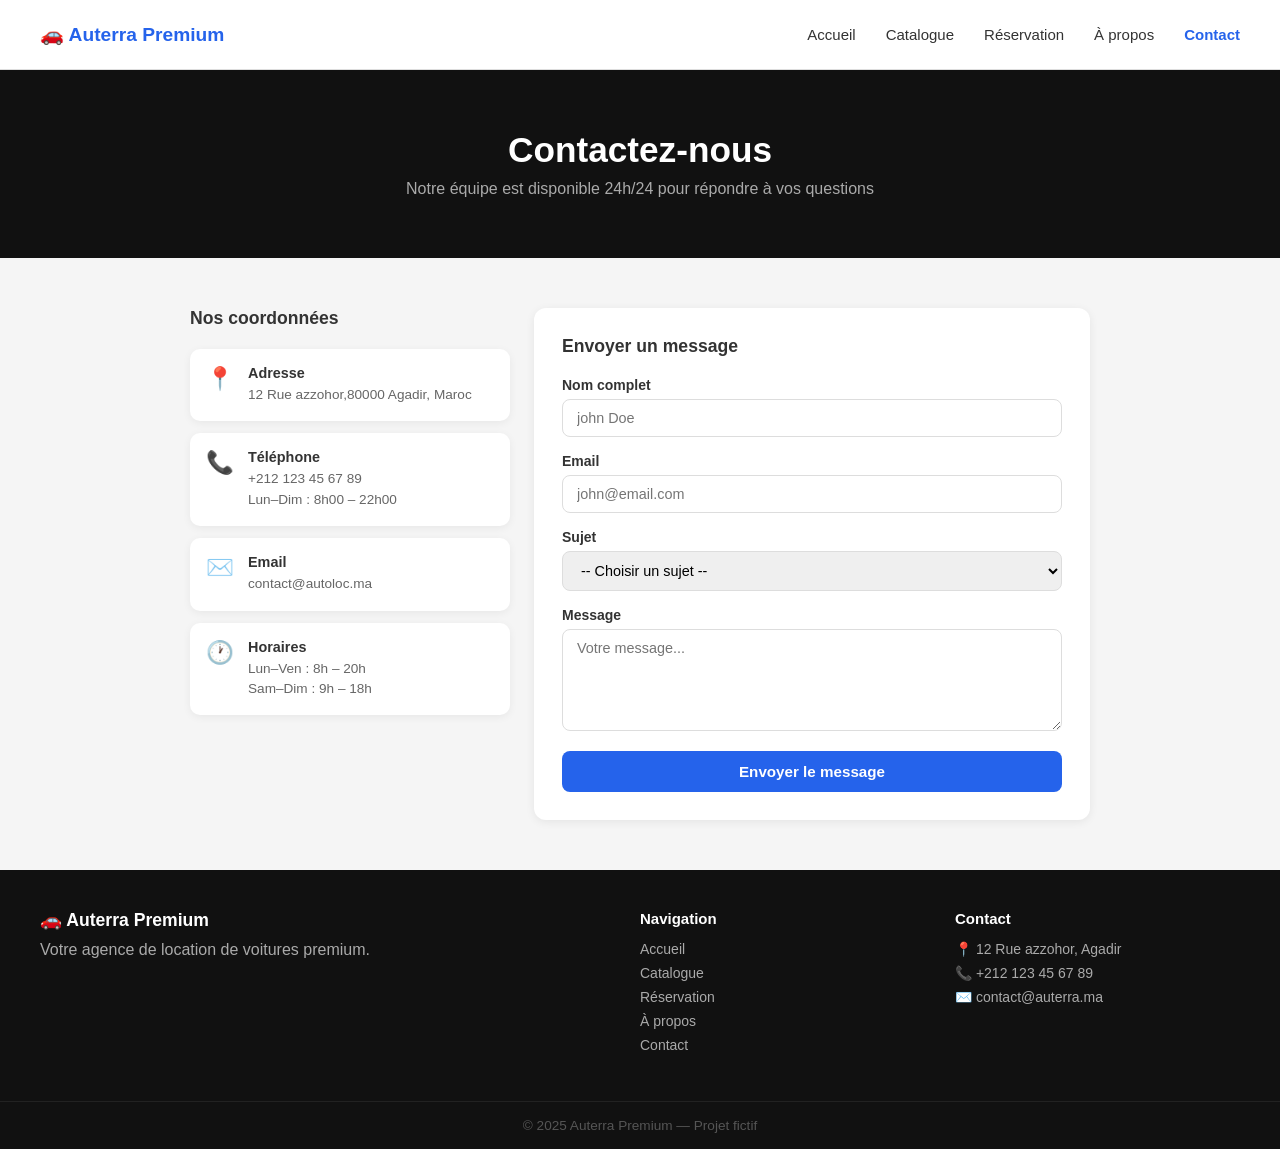
<file: contact.html>
<!DOCTYPE html>
<html lang="fr">
<head>
  <meta charset="UTF-8" />
  <meta name="viewport" content="width=device-width, initial-scale=1.0" />
  <title>AutoLoc Premium — Contact</title>
  <link rel="stylesheet" href="./css/style.css" />
  <link rel="stylesheet" href="./css/contact.css" />

</head>
<body>

  <nav class="navbar">
    <div class="logo">🚗 Auterra Premium</div>
    <ul class="nav-liens">
      <li><a href="index.html">Accueil</a></li>
      <li><a href="catalogue.html">Catalogue</a></li>
      <li><a href="reservation.html">Réservation</a></li>
      <li><a href="apropos.html">À propos</a></li>
      <li><a href="contact.html" class="actif">Contact</a></li>
    </ul>
  </nav>

  <section class="entete">
    <h1>Contactez-nous</h1>
    <p>Notre équipe est disponible 24h/24 pour répondre à vos questions</p>
  </section>

  <section class="contact-section">
    <div class="contact-conteneur">

      <div class="infos-contact">
        <h2>Nos coordonnées</h2>

        <div class="carte-info">
          <div class="emoji">📍</div>
          <div>
            <h4>Adresse</h4>
            <p>12 Rue azzohor,80000 Agadir, Maroc</p>
          </div>
        </div>

        <div class="carte-info">
          <div class="emoji">📞</div>
          <div>
            <h4>Téléphone</h4>
            <p>+212 123 45 67 89<br />Lun–Dim : 8h00 – 22h00</p>
          </div>
        </div>

        <div class="carte-info">
          <div class="emoji">✉️</div>
          <div>
            <h4>Email</h4>
            <p>contact@autoloc.ma</p>
          </div>
        </div>

        <div class="carte-info">
          <div class="emoji">🕐</div>
          <div>
            <h4>Horaires</h4>
            <p>Lun–Ven : 8h – 20h<br />Sam–Dim : 9h – 18h</p>
          </div>
        </div>
      </div>

      <div class="formulaire-contact">
        <h2>Envoyer un message</h2>

        <div id="messageOk" class="message-ok">
          ✅ Message envoyé ! (Projet fictif — aucune donnée n'est enregistrée)
        </div>

        <div class="groupe">
          <label for="nom">Nom complet</label>
          <input type="text" id="nom" placeholder="john Doe" />
        </div>

        <div class="groupe">
          <label for="email">Email</label>
          <input type="email" id="email" placeholder="john@email.com" />
        </div>

        <div class="groupe">
          <label for="sujet">Sujet</label>
          <select id="sujet">
            <option value="">-- Choisir un sujet --</option>
            <option>Question sur un véhicule</option>
            <option>Demande de réservation</option>
            <option>Problème / réclamation</option>
            <option>Autre</option>
          </select>
        </div>

        <div class="groupe">
          <label for="message">Message</label>
          <textarea id="message" rows="5" placeholder="Votre message..."></textarea>
        </div>

        <button class="btn btn-bleu" style="width:100%;" onclick="envoyer()">
          Envoyer le message
        </button>
      </div>

    </div>
  </section>

    <footer>
    <div>
      <div class="logo-footer">🚗 Auterra Premium</div>
      <p>Votre agence de location de voitures premium.</p>
    </div>
    <div>
      <h4>Navigation</h4>
      <a href="index.html">Accueil</a>
      <a href="catalogue.html">Catalogue</a>
      <a href="reservation.html">Réservation</a>
      <a href="apropos.html">À propos</a>
      <a href="contact.html">Contact</a>
    </div>
    <div>
      <h4>Contact</h4>
      <a href="#">📍 12 Rue azzohor, Agadir</a>
      <a href="#">📞 +212 123 45 67 89</a>
      <a href="#">✉️ contact@auterra.ma</a>
    </div>
  </footer>
  <div class="footer-bas">© 2025 Auterra Premium — Projet fictif</div>
<script src="./js/contact.js"></script>

</body>
</html>
</file>
<file: css/style.css>
:root {
  --bleu: #2563eb;
  --noir: #111111;
  --blanc: #ffffff;
  --gris-clair: #f5f5f5;
  --gris: #666666;
  --bordure: #dddddd;
}

* {
  margin: 0;
  padding: 0;
  box-sizing: border-box;
}

body {
  font-family: 'Poppins', sans-serif;
  color: #333;
  background: var(--blanc);
}

a {
  text-decoration: none;
}

img {
  max-width: 100%;
  display: block;
}

.navbar {
  display: flex;
  align-items: center;
  justify-content: space-between;
  padding: 0 40px;
  height: 70px;
  background: var(--blanc);
  border-bottom: 1px solid var(--bordure);
  position: sticky;
  top: 0;
  z-index: 10;
}

.logo {
  font-size: 19.2px;
  font-weight: 700;
  color: var(--bleu);
  font-family: 'Segoe UI', Tahoma, Geneva, Verdana, sans-serif;
}

.nav-liens {
  display: flex;
  gap: 30px;
  list-style: none;
}

.nav-liens a {
  color: #333;
  font-size: 15px;
}

.nav-liens a:hover {
  color: var(--bleu);
}

.nav-liens a.actif {
  color: var(--bleu);
  font-weight: 600;
}

.btn {
  display: inline-block;
  padding: 12px 28px;
  border-radius: 8px;
  font-family: 'Poppins', sans-serif;
  font-size: 15.2px;
  font-weight: 600;
  cursor: pointer;
  border: none;
  background: var(--bleu);
  color: var(--blanc);
}

.btn-bleu:hover {
  background: var(--bleu);
}

.btn-blanc {
  background: var(--blanc);
  color: var(--bleu);
  border: 2px solid var(--blanc);
}

.entete {
  background: var(--noir);
  color: var(--blanc);
  text-align: center;
  padding: 60px 40px;
}

.entete h1 {
  font-size: 35.2px;
  margin-bottom: 10px;
}

.entete p {
  color: #aaa;
  font-size: 16px;
}

.titre-section {
  font-size: 28.8px;
  font-weight: 700;
  text-align: center;
  margin-bottom: 40px;
  color: var(--noir);
}

.grille-voitures {
  display: grid;
  grid-template-columns: repeat(3, 1fr);
  gap: 24px;
}

.carte-voiture {
  border: 1px solid var(--bordure);
  border-radius: 12px;
  overflow: hidden;
  background: var(--blanc);
  box-shadow: 0 2px 10px rgba(0, 0, 0, 0.07);
  transition: transform 0.3s ease, box-shadow 0.3s ease;
}

.carte-voiture img {
  width: 100%;
  height: 190px;
  object-fit: cover;
}

.carte-voiture:hover {
  transform: translateY(-10px);
  box-shadow: 0 12px 20px rgba(0, 0, 0, 0.2);
  cursor: pointer;
}

.carte-voiture .infos {
  padding: 16px;
}

.carte-voiture h3 {
  font-size: 16px;
  font-weight: 700;
  margin-bottom: 6px;
}

.carte-voiture p {
  font-size: 14px;
  color: var(--gris);
  margin-bottom: 12px;
}

.carte-voiture .bas-carte {
  display: flex;
  align-items: center;
  justify-content: space-between;
}

.prix {
  font-size: 17.6px;
  font-weight: 700;
  color: var(--bleu);
}

.badge {
  background: #eff6ff;
  color: var(--bleu);
  font-size: 12.5px;
  font-weight: 600;
  padding: 3px 10px;
  border-radius: 20px;
}

.groupe {
  margin-bottom: 16px;
}

.groupe label {
  display: block;
  font-size: 14px;
  font-weight: 600;
  margin-bottom: 6px;
  color: #333;
}

.groupe input,
.groupe select,
.groupe textarea {
  width: 100%;
  padding: 10px 14px;
  border: 1.5px solid var(--bordure);
  border-radius: 8px;
  font-family: 'Poppins', sans-serif;
  font-size: 14.4px;
  outline: none;
}

.groupe input:focus,
.groupe select:focus,
.groupe textarea:focus {
  border-color: var(--bleu);
}

.message-ok {
  background: #d1fae5;
  color: #065f46;
  padding: 12px 16px;
  border-radius: 8px;
  margin-bottom: 16px;
  display: none;
}

footer {
  background: var(--noir);
  color: #aaa;
  padding: 40px;
  display: grid;
  grid-template-columns: 2fr 1fr 1fr;
  gap: 30px;
}

footer .logo-footer {
  color: var(--blanc);
  font-size: 17.6px;
  font-weight: 700;
  margin-bottom: 10px;
}

footer h4 {
  color: var(--blanc);
  font-size: 15px;
  margin-bottom: 14px;
}

footer a {
  display: block;
  color: #aaa;
  font-size: 14px;
  margin-bottom: 8px;
}

footer a:hover {
  color: var(--bleu);
}

.footer-bas {
  background: var(--noir);
  color: #555;
  text-align: center;
  padding: 16px;
  font-size: 13.6px;
  border-top: 1px solid #222;
}

@media (max-width: 768px) {
  .navbar {
    height: auto;
    padding: 16px 20px;
    flex-direction: column;
    align-items: flex-start;
    gap: 14px;
  }

  .nav-liens {
    flex-wrap: wrap;
    gap: 12px 18px;
  }

  .grille-voitures {
    grid-template-columns: 1fr;
  }

  footer {
    grid-template-columns: 1fr;
    padding: 30px 20px;
  }

  .entete {
    padding: 40px 20px;
  }
}
</file>
<file: css/contact.css>
.contact-section {
  padding: 50px 40px;
  background: #f5f5f5;
}

.contact-conteneur {
  display: grid;
  grid-template-columns: 320px 1fr;
  gap: 24px;
  max-width: 900px;
  margin: 0 auto;
}

.infos-contact h2 {
  font-size: 17.6px; 
  font-weight: 700;
  margin-bottom: 20px;
}

.carte-info {
  display: flex;
  gap: 14px;
  align-items: flex-start;
  background: white;
  border-radius: 10px;
  padding: 16px;
  margin-bottom: 12px;
  box-shadow: 0 2px 8px rgba(0,0,0,0.06);
}

.carte-info .emoji {
  font-size: 22.4px; 
}

.carte-info h4 {
  font-size: 14.4px; 
  font-weight: 700;
  margin-bottom: 4px;
}

.carte-info p {
  font-size: 13.6px; 
  color: #666;
  line-height: 1.5;
}

.formulaire-contact {
  background: white;
  border-radius: 12px;
  padding: 28px;
  box-shadow: 0 2px 10px rgba(0,0,0,0.07);
}

.formulaire-contact h2 {
  font-size: 17.6px; 
  font-weight: 700;
  margin-bottom: 20px;
}

@media (max-width: 768px) {
  .contact-conteneur {
    grid-template-columns: 1fr;
  }
  .contact-section {
    padding: 30px 20px;
  }
}
</file>
